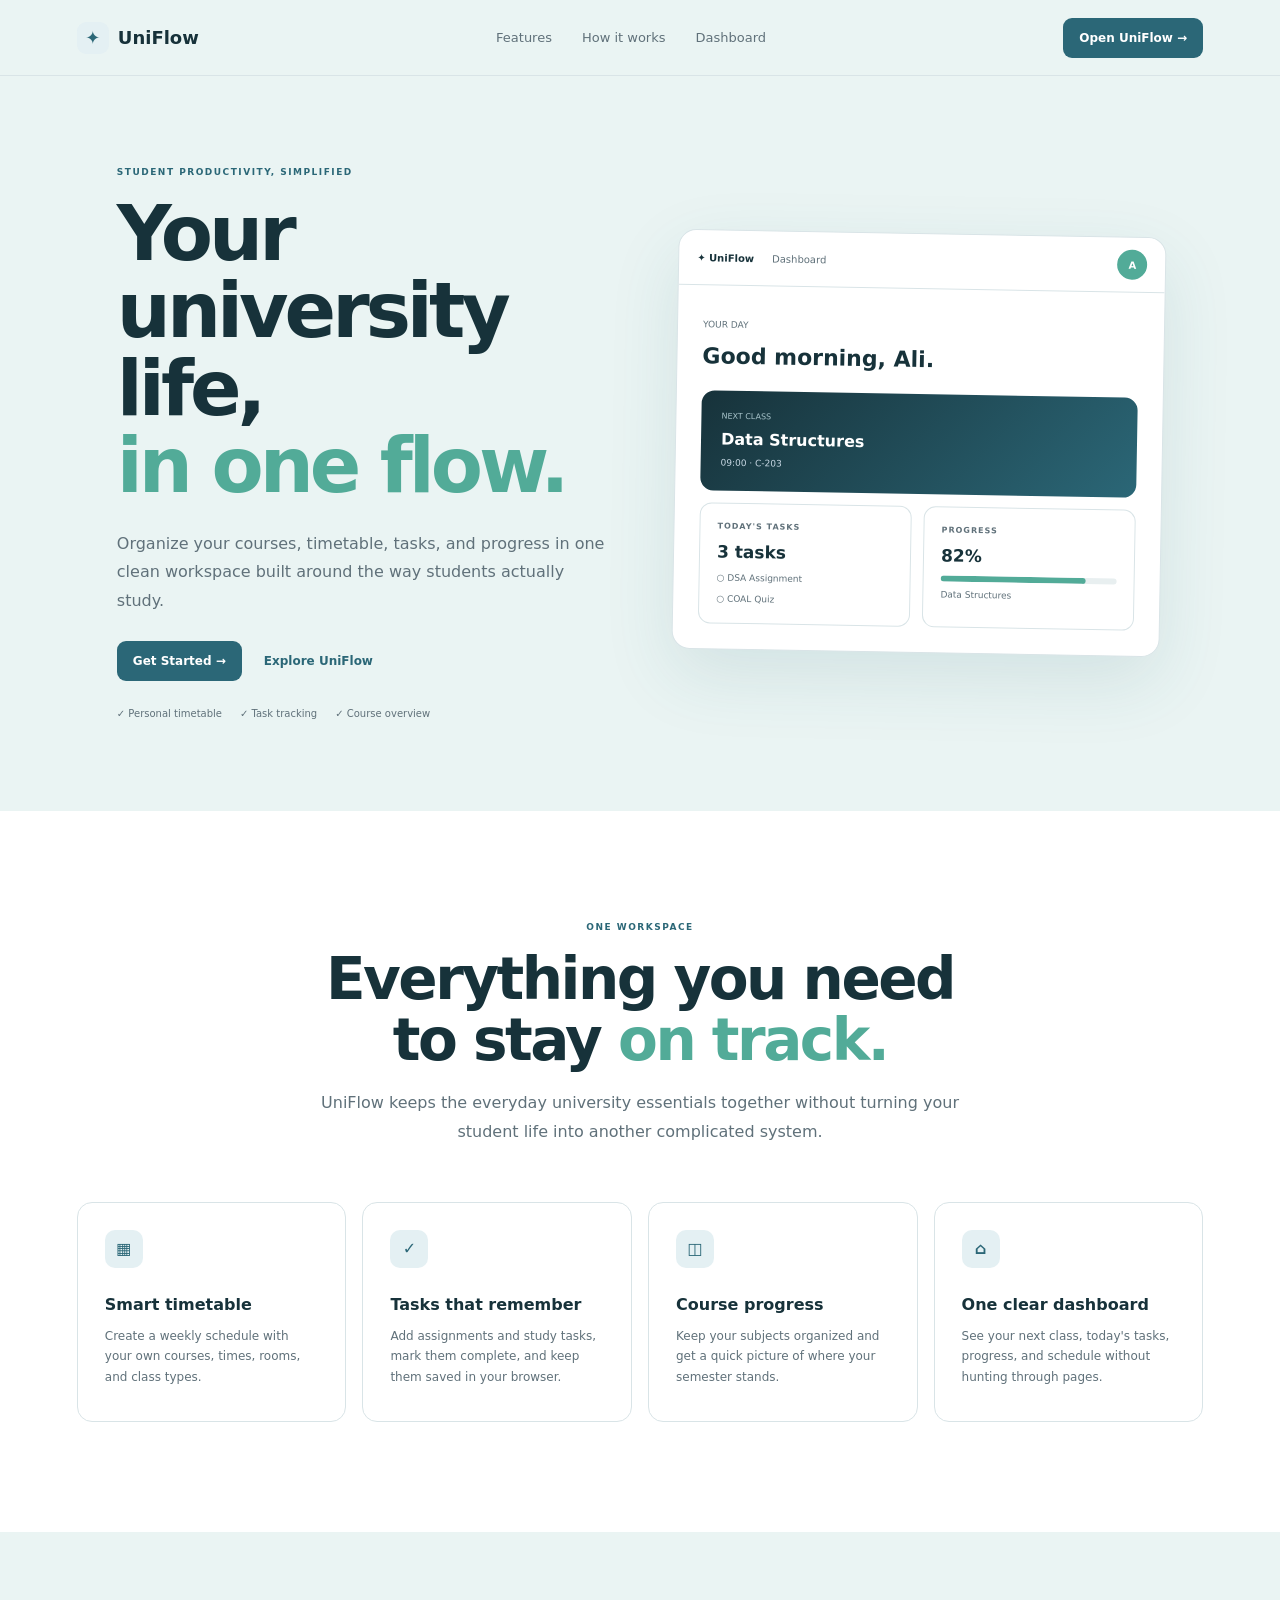
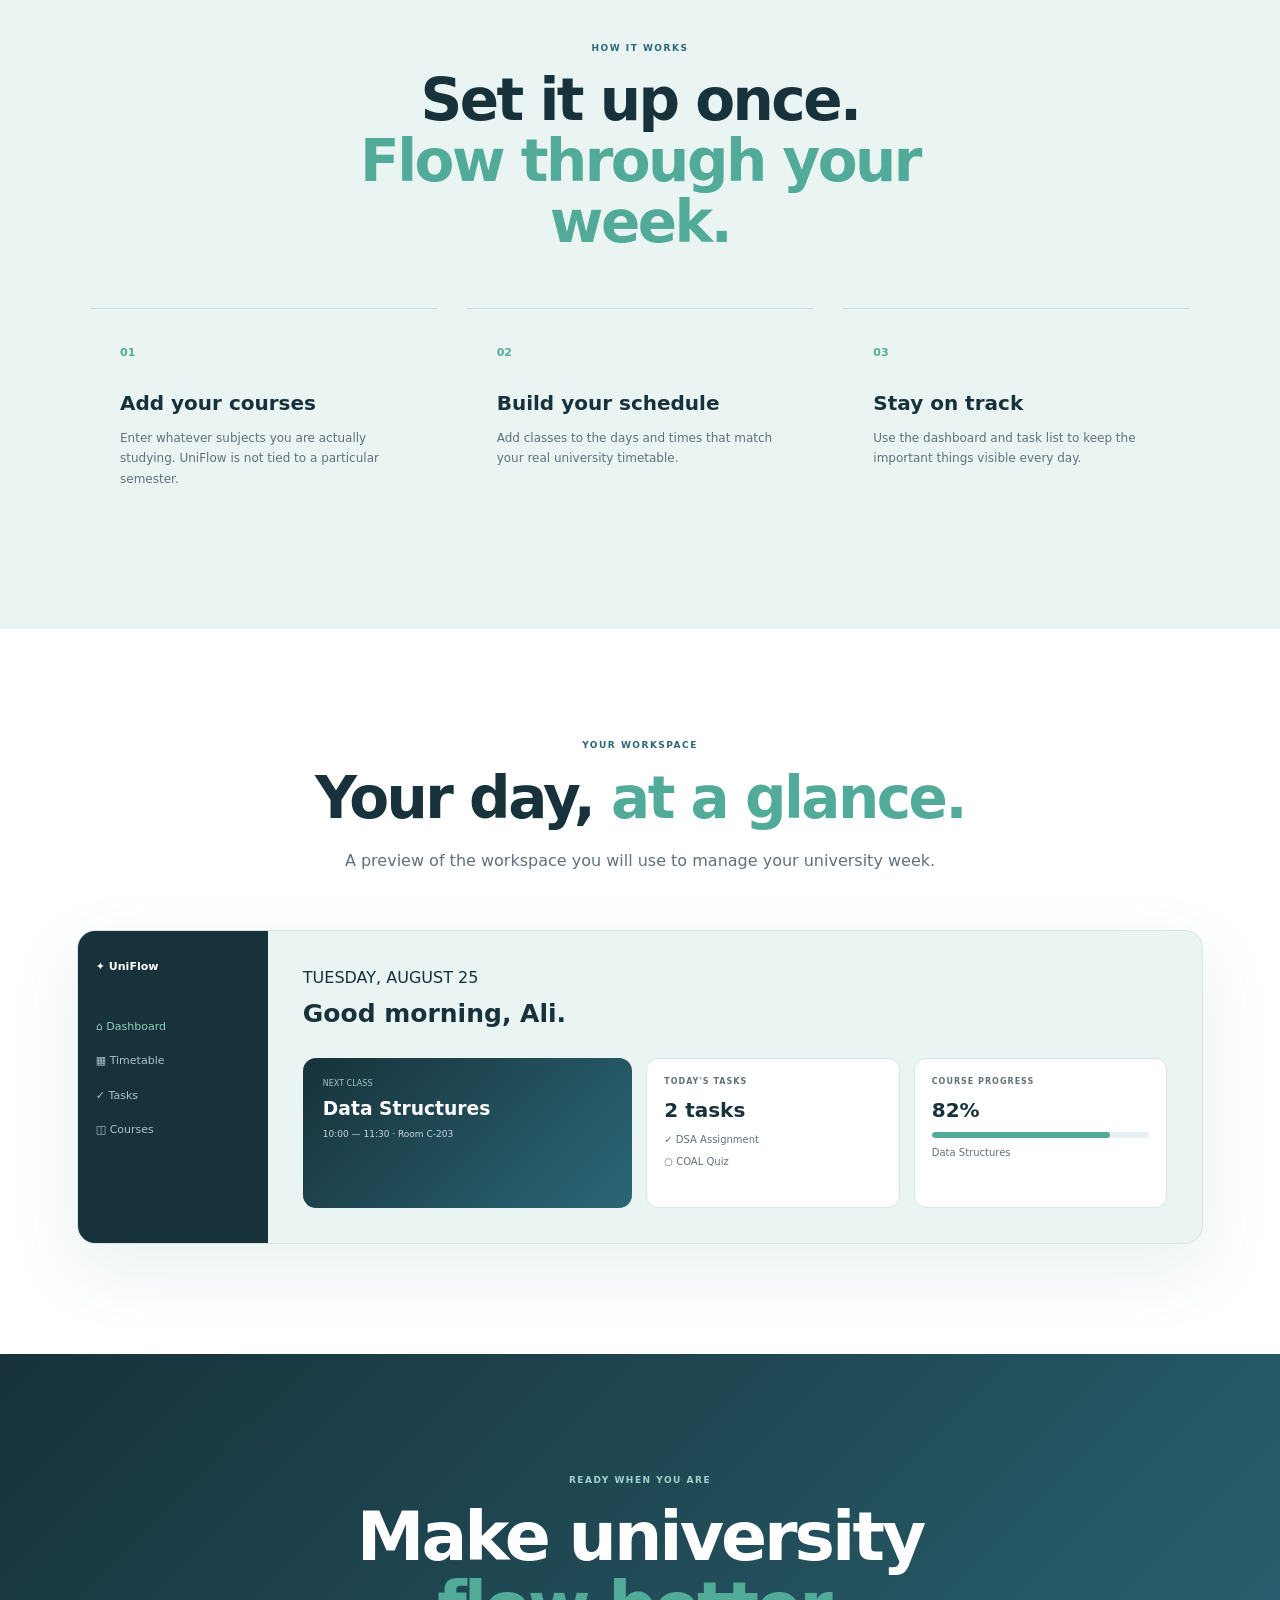
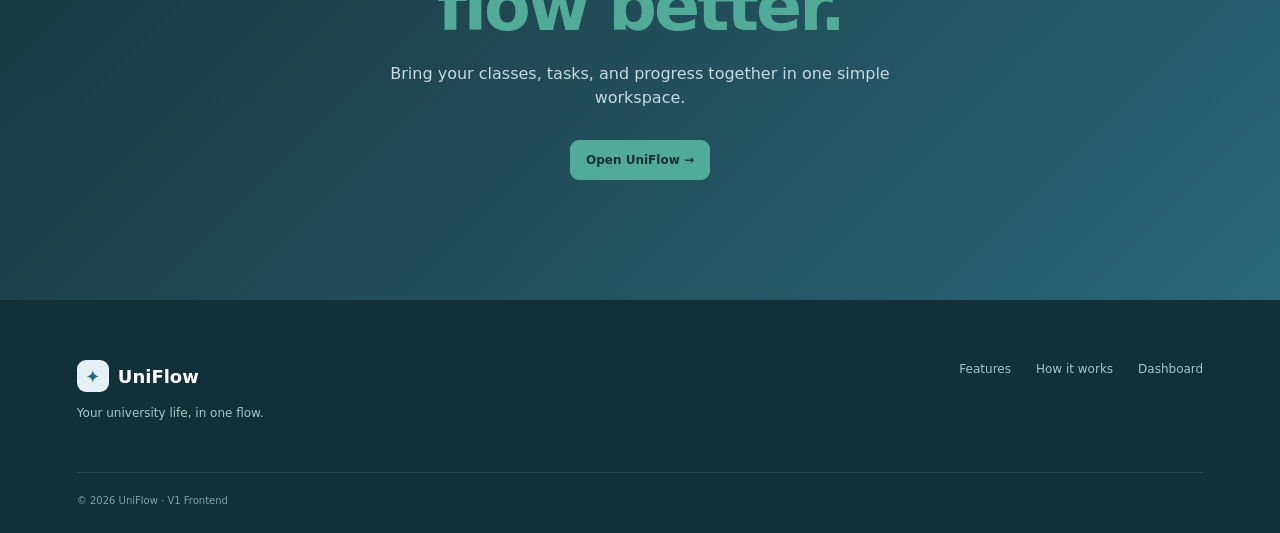
<file: index.html>
<!DOCTYPE html>
<html lang="en">

<head>
    <meta charset="UTF-8">
    <meta name="viewport" content="width=device-width, initial-scale=1.0">

    <title>UniFlow — Student Productivity</title>

    <link rel="stylesheet" href="css/style.css">
</head>

<body>

    <!-- ========================================
         NAVBAR
    ========================================= -->

    <header class="site-nav">

        <a href="index.html" class="brand">
            <span class="brand-mark">✦</span>
            UniFlow
        </a>

        <nav>

            <a href="#features">
                Features
            </a>

            <a href="#how-it-works">
                How it works
            </a>

            <a href="dashboard.html">
                Dashboard
            </a>

        </nav>

        <a href="dashboard.html" class="nav-cta">
            Open UniFlow →
        </a>

    </header>


    <main>

        <!-- ========================================
             HERO
        ========================================= -->

        <section class="hero">

            <div class="hero-copy">

                <p class="eyebrow">
                    STUDENT PRODUCTIVITY, SIMPLIFIED
                </p>

                <h1>
                    Your university life,
                    <br>
                    <span>in one flow.</span>
                </h1>

                <p class="hero-text">
                    Organize your courses, timetable, tasks,
                    and progress in one clean workspace built
                    around the way students actually study.
                </p>

                <div class="hero-actions">

                    <a href="dashboard.html"
                       class="button primary">

                        Get Started →

                    </a>

                    <a href="#features"
                       class="text-link">

                        Explore UniFlow

                    </a>

                </div>

                <div class="hero-points">

                    <span>
                        ✓ Personal timetable
                    </span>

                    <span>
                        ✓ Task tracking
                    </span>

                    <span>
                        ✓ Course overview
                    </span>

                </div>

            </div>


            <!-- Dashboard preview -->

            <div class="hero-preview">

                <div class="mini-window">

                    <div class="mini-top">

                        <strong>
                            ✦ UniFlow
                        </strong>

                        <span>
                            Dashboard
                        </span>

                        <span class="avatar">
                            A
                        </span>

                    </div>


                    <div class="mini-body">

    <small id="preview-date">
        YOUR DAY
    </small>

    <h3 id="preview-greeting">
        Good morning, Ali.
    </h3>


    <div class="mini-next">

        <small>
            NEXT CLASS
        </small>

        <b id="preview-next-class">
            No classes added
        </b>

        <span id="preview-next-details">
            Add classes from Timetable
        </span>

    </div>


    <div class="mini-two">

        <div class="mini-card">

            <small>
                TODAY'S TASKS
            </small>

            <b id="preview-task-count">
                0 tasks
            </b>

            <span id="preview-task-1">
                No tasks yet
            </span>

            <span id="preview-task-2">
                Add a task
            </span>

        </div>


        <div class="mini-card">

            <small>
                PROGRESS
            </small>

            <b id="preview-progress">
                0%
            </b>

            <div class="bar">

                <i id="preview-progress-bar"
                   style="width:0%">
                </i>

            </div>

            <span id="preview-progress-course">
                No courses yet
            </span>

        </div>

    </div>

</div>

                </div>

            </div>

        </section>


        <!-- ========================================
             FEATURES
        ========================================= -->

        <section id="features"
                 class="section">

            <div class="section-head">

                <p class="eyebrow">
                    ONE WORKSPACE
                </p>

                <h2>
                    Everything you need to stay
                    <span>on track.</span>
                </h2>

                <p>
                    UniFlow keeps the everyday university
                    essentials together without turning
                    your student life into another complicated
                    system.
                </p>

            </div>


            <div class="feature-grid">

                <article class="feature">

                    <div class="feature-icon">
                        ▦
                    </div>

                    <h3>
                        Smart timetable
                    </h3>

                    <p>
                        Create a weekly schedule with your
                        own courses, times, rooms, and
                        class types.
                    </p>

                </article>


                <article class="feature">

                    <div class="feature-icon">
                        ✓
                    </div>

                    <h3>
                        Tasks that remember
                    </h3>

                    <p>
                        Add assignments and study tasks,
                        mark them complete, and keep them
                        saved in your browser.
                    </p>

                </article>


                <article class="feature">

                    <div class="feature-icon">
                        ◫
                    </div>

                    <h3>
                        Course progress
                    </h3>

                    <p>
                        Keep your subjects organized and
                        get a quick picture of where your
                        semester stands.
                    </p>

                </article>


                <article class="feature">

                    <div class="feature-icon">
                        ⌂
                    </div>

                    <h3>
                        One clear dashboard
                    </h3>

                    <p>
                        See your next class, today's tasks,
                        progress, and schedule without
                        hunting through pages.
                    </p>

                </article>

            </div>

        </section>


        <!-- ========================================
             HOW IT WORKS
        ========================================= -->

        <section id="how-it-works"
                 class="section tinted">

            <div class="section-head">

                <p class="eyebrow">
                    HOW IT WORKS
                </p>

                <h2>

                    Set it up once.
                    <br>

                    <span>
                        Flow through your week.
                    </span>

                </h2>

            </div>


            <div class="steps">

                <div class="step">

                    <b>
                        01
                    </b>

                    <h3>
                        Add your courses
                    </h3>

                    <p>
                        Enter whatever subjects you are
                        actually studying. UniFlow is not
                        tied to a particular semester.
                    </p>

                </div>


                <div class="step">

                    <b>
                        02
                    </b>

                    <h3>
                        Build your schedule
                    </h3>

                    <p>
                        Add classes to the days and times
                        that match your real university
                        timetable.
                    </p>

                </div>


                <div class="step">

                    <b>
                        03
                    </b>

                    <h3>
                        Stay on track
                    </h3>

                    <p>
                        Use the dashboard and task list
                        to keep the important things visible
                        every day.
                    </p>

                </div>

            </div>

        </section>


        <!-- ========================================
             DASHBOARD SHOWCASE
        ========================================= -->

        <section class="section showcase">

            <div class="section-head">

                <p class="eyebrow">
                    YOUR WORKSPACE
                </p>

                <h2>
                    Your day,
                    <span>at a glance.</span>
                </h2>

                <p>
                    A preview of the workspace you will
                    use to manage your university week.
                </p>

            </div>


            <div class="large-preview">

                <div class="preview-sidebar">

                    <b>
                        ✦ UniFlow
                    </b>

                    <span class="active">
                        ⌂ Dashboard
                    </span>

                    <span>
                        ▦ Timetable
                    </span>

                    <span>
                        ✓ Tasks
                    </span>

                    <span>
                        ◫ Courses
                    </span>

                </div>


                <div class="preview-main">

                    <p class="muted">
                        TUESDAY, AUGUST 25
                    </p>

                    <h3>
                        Good morning, Ali.
                    </h3>


                    <div class="preview-grid">

                        <div class="preview-next">

                            <small>
                                NEXT CLASS
                            </small>

                            <h3>
                                Data Structures
                            </h3>

                            <span>
                                10:00 — 11:30 · Room C-203
                            </span>

                        </div>


                        <div class="white-card">

                            <small>
                                TODAY'S TASKS
                            </small>

                            <h3>
                                2 tasks
                            </h3>

                            <p>
                                ✓ DSA Assignment
                            </p>

                            <p>
                                ○ COAL Quiz
                            </p>

                        </div>


                        <div class="white-card">

                            <small>
                                COURSE PROGRESS
                            </small>

                            <h3>
                                82%
                            </h3>

                            <div class="bar">

                                <i style="width:82%"></i>

                            </div>

                            <p>
                                Data Structures
                            </p>

                        </div>

                    </div>

                </div>

            </div>

        </section>


        <!-- ========================================
             FINAL CTA
        ========================================= -->

        <section class="final-cta">

            <p class="eyebrow">
                READY WHEN YOU ARE
            </p>

            <h2>
                Make university
                <br>
                <span>
                    flow better.
                </span>
            </h2>

            <p>
                Bring your classes, tasks, and progress
                together in one simple workspace.
            </p>

            <a href="dashboard.html"
               class="button mint">

                Open UniFlow →

            </a>

        </section>

    </main>


    <!-- ========================================
         FOOTER
    ========================================= -->

    <footer class="footer">

        <div>

            <a href="index.html"
               class="brand light">

                <span class="brand-mark">
                    ✦
                </span>

                UniFlow

            </a>

            <p>
                Your university life, in one flow.
            </p>

        </div>


        <div class="footer-links">

            <a href="#features">
                Features
            </a>

            <a href="#how-it-works">
                How it works
            </a>

            <a href="dashboard.html">
                Dashboard
            </a>

        </div>


        <div class="footer-bottom">

            © 2026 UniFlow · V1 Frontend

        </div>

    </footer>

</body>

</html>
<script src="js/app.js"></script>

<script>
    renderLandingPreview();
</script>

</body>
</html>
</file>
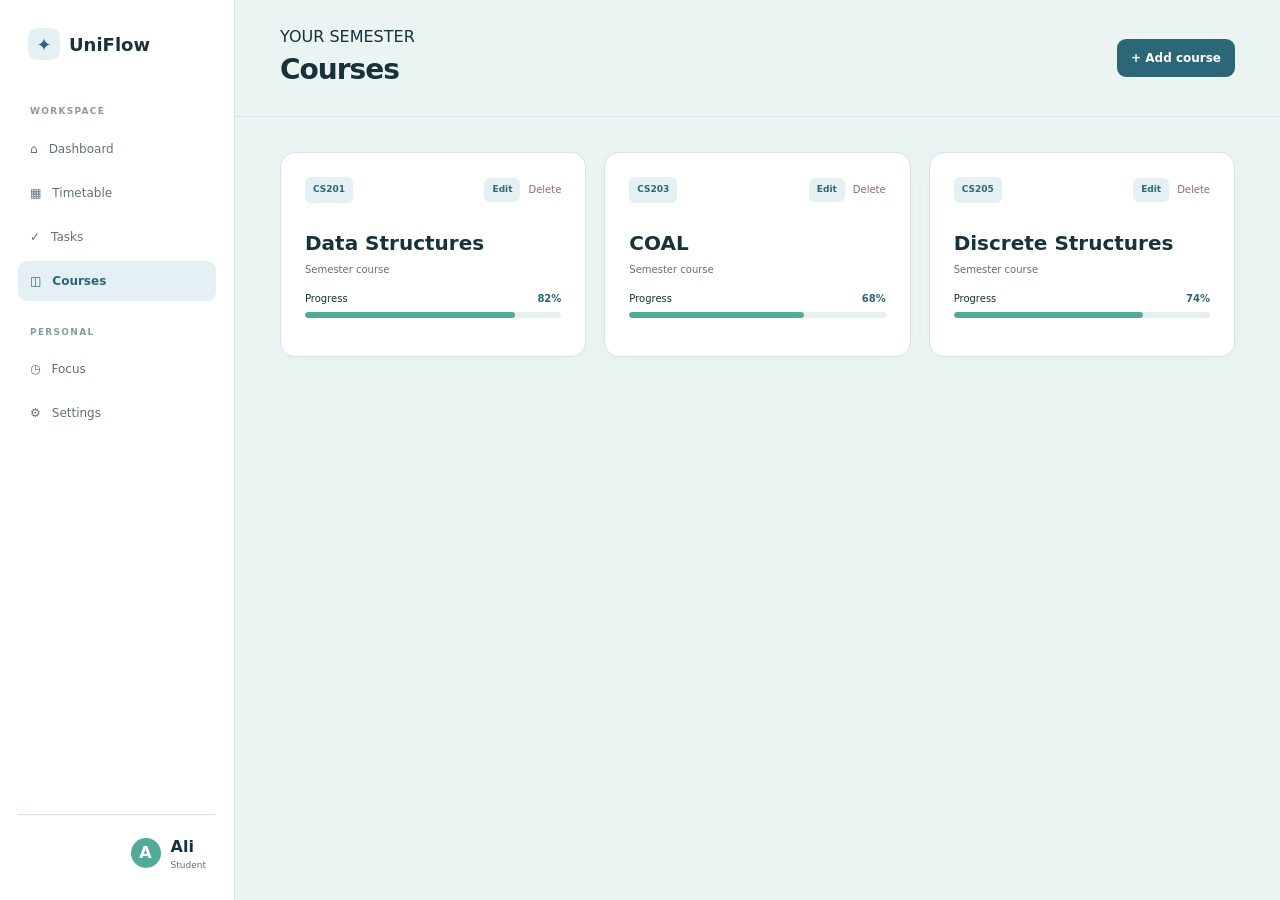
<file: courses.html>
<!DOCTYPE html>
<html lang="en">

<head>

    <meta charset="UTF-8">

    <meta name="viewport"
          content="width=device-width, initial-scale=1.0">

    <title>UniFlow — Courses</title>

    <link rel="stylesheet"
          href="css/style.css">

</head>


<body class="app-page">


<div class="app-layout">


    <!-- ==========================================
         SIDEBAR
    =========================================== -->

    <aside class="sidebar">


        <!-- Logo -->

        <a href="index.html"
           class="brand">

            <span class="brand-mark">
                ✦
            </span>

            <span class="brand-text">
                UniFlow
            </span>

        </a>


        <!-- Navigation -->

        <p class="nav-label">
            WORKSPACE
        </p>


        <nav>


            <a href="dashboard.html">

                <span>
                    ⌂
                </span>

                <span>
                    Dashboard
                </span>

            </a>


            <a href="timetable.html">

                <span>
                    ▦
                </span>

                <span>
                    Timetable
                </span>

            </a>


            <a href="tasks.html">

                <span>
                    ✓
                </span>

                <span>
                    Tasks
                </span>

            </a>


            <a href="courses.html"
               class="active">

                <span>
                    ◫
                </span>

                <span>
                    Courses
                </span>

            </a>


        </nav>


        <!-- Personal -->

        <p class="nav-label">
            PERSONAL
        </p>


        <nav>


            <a href="#">

                <span>
                    ◷
                </span>

                <span>
                    Focus
                </span>

            </a>


            <a href="#">

                <span>
                    ⚙
                </span>

                <span>
                    Settings
                </span>

            </a>


        </nav>


        <!-- User profile -->

        <div class="profile">


            <span class="avatar">
                A
            </span>


            <div>

                <b>
                    Ali
                </b>

                <small>
                    Student
                </small>

            </div>


        </div>


    </aside>



    <!-- ==========================================
         MAIN CONTENT
    =========================================== -->

    <main class="app-main">


        <!-- Header -->

        <header class="app-header">


            <div>

                <p class="muted">
                    YOUR SEMESTER
                </p>


                <h1>
                    Courses
                </h1>

            </div>


            <button class="button primary small"
                    onclick="openModal('course-modal')">

                + Add course

            </button>


        </header>



        <!-- ======================================
             COURSES CONTENT
        ======================================= -->

        <section class="app-content">


            <div id="course-list"
                 class="course-grid">

                <!--
                    JavaScript will generate
                    the course cards here.
                -->

            </div>


        </section>


    </main>


</div>



<!-- ==========================================
     ADD COURSE MODAL
=========================================== -->

<div id="course-modal"
     class="modal">


    <div class="modal-box">


        <!-- Close button -->

        <button class="modal-close"
                onclick="closeModal('course-modal')">

            ×

        </button>


        <h2>
            Add a course
        </h2>


        <p class="modal-description">

            Add a subject from your current semester.

        </p>



       <form onsubmit="handleCourseSubmit(event)">


            <!-- Course name -->

            <label>

                Course name

                <input id="course-name"
                       type="text"
                       placeholder="e.g. Object Oriented Programming"
                       required>

            </label>



            <!-- Course code -->

            <label>

                Course code

                <input id="course-code"
                       type="text"
                       placeholder="e.g. CS202">

            </label>



            <!-- Progress -->

            <label>

                Current progress (%)

                <input id="course-progress"
                       type="number"
                       min="0"
                       max="100"
                       value="0">

            </label>



            <!-- Submit -->

            <button class="button primary full"
                    type="submit">

                Add course

            </button>


        </form>


    </div>

</div>



<!-- ==========================================
     JAVASCRIPT
=========================================== -->

<script src="js/app.js"></script>


<script>

    renderCourses();

</script>


</body>

</html>
</file>
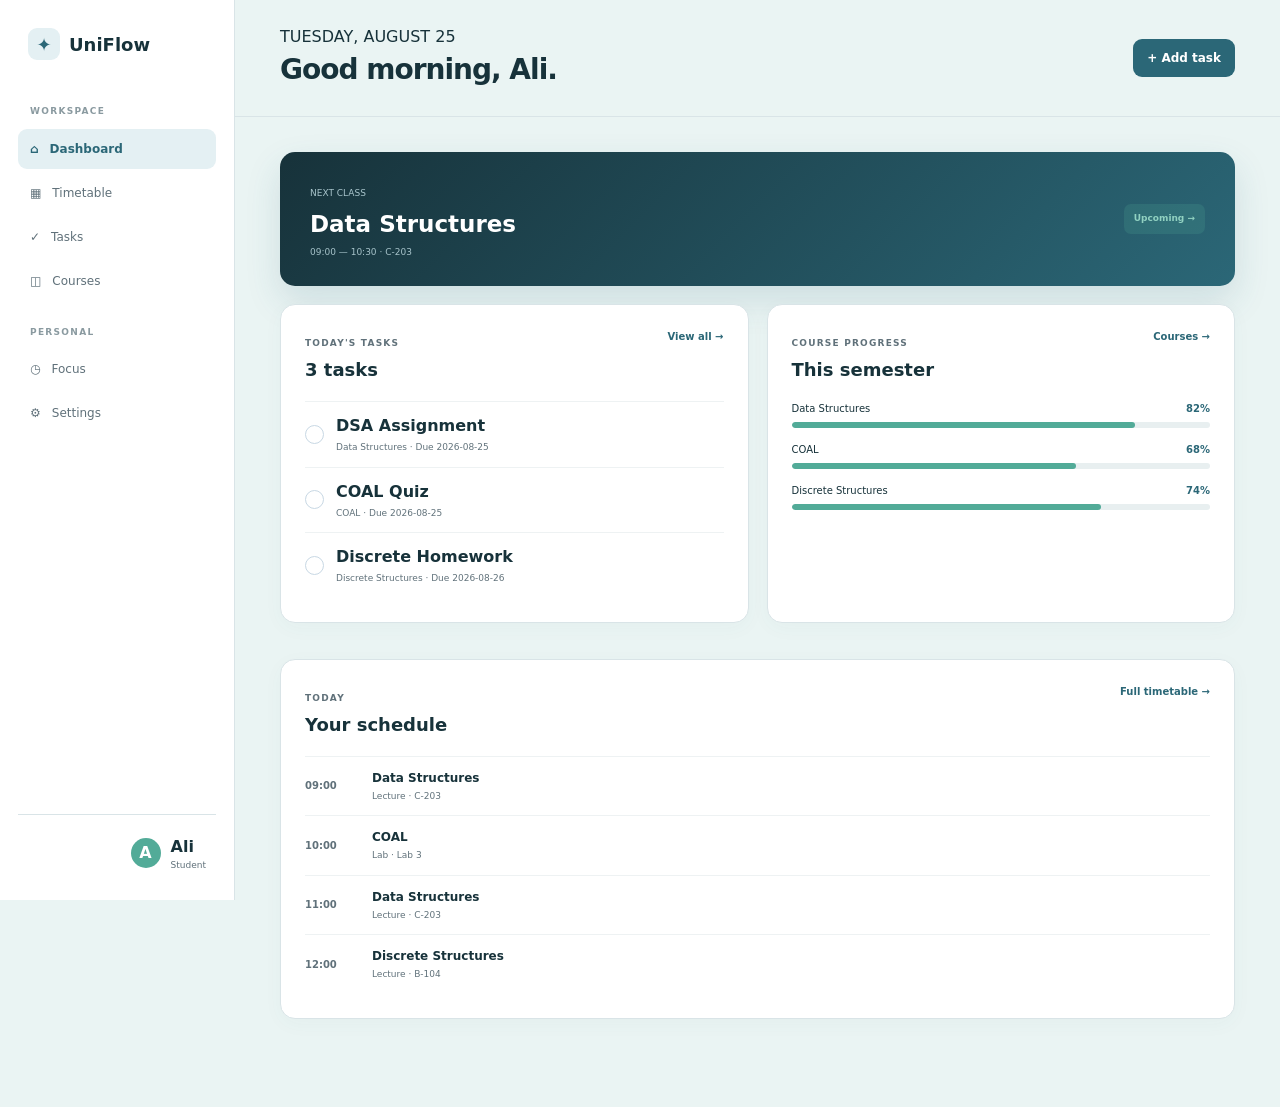
<file: dashboard.html>
<!DOCTYPE html>
<html lang="en">

<head>

    <meta charset="UTF-8">

    <meta name="viewport"
          content="width=device-width, initial-scale=1.0">

    <title>UniFlow — Dashboard</title>

    <link rel="stylesheet"
          href="css/style.css">

</head>


<body class="app-page">


<div class="app-layout">


    <!-- ==========================================
         SIDEBAR
    =========================================== -->

    <aside class="sidebar">


        <!-- Logo -->

        <a href="index.html"
           class="brand">

            <span class="brand-mark">
                ✦
            </span>

            <span class="brand-text">
                UniFlow
            </span>

        </a>


        <!-- Main navigation -->

        <p class="nav-label">
            WORKSPACE
        </p>


        <nav>

            <a href="dashboard.html"
               class="active">

                <span>⌂</span>

                <span>
                    Dashboard
                </span>

            </a>


            <a href="timetable.html">

                <span>▦</span>

                <span>
                    Timetable
                </span>

            </a>


            <a href="tasks.html">

                <span>✓</span>

                <span>
                    Tasks
                </span>

            </a>


            <a href="courses.html">

                <span>◫</span>

                <span>
                    Courses
                </span>

            </a>

        </nav>


        <!-- Personal -->

        <p class="nav-label">

            PERSONAL

        </p>


        <nav>

            <a href="#">

                <span>
                    ◷
                </span>

                <span>
                    Focus
                </span>

            </a>


            <a href="#">

                <span>
                    ⚙
                </span>

                <span>
                    Settings
                </span>

            </a>

        </nav>


        <!-- User profile -->

        <div class="profile">

            <span class="avatar">
                A
            </span>


            <div>

                <b>
                    Ali
                </b>

                <small>
                    Student
                </small>

            </div>

        </div>


    </aside>



    <!-- ==========================================
         MAIN CONTENT
    =========================================== -->

    <main class="app-main">


        <!-- Header -->

        <header class="app-header">


            <div>

                <p class="muted">

                    TUESDAY, AUGUST 25

                </p>


                <h1>

                    Good morning, Ali.

                </h1>

            </div>


            <a href="tasks.html"
               class="button primary small">

                + Add task

            </a>


        </header>



        <!-- ======================================
             DASHBOARD CONTENT
        ======================================= -->

        <section class="app-content">



            <!-- ==================================
                 NEXT CLASS
            =================================== -->

            <div id="next-class"
                 class="next-class">

                <!-- JavaScript will populate this -->

            </div>



            <!-- ==================================
                 TWO COLUMN AREA
            =================================== -->

            <div class="dashboard-grid">



                <!-- ==============================
                     TODAY'S TASKS
                =============================== -->

                <div class="card">


                    <div class="card-head">


                        <div>

                            <small>
                                TODAY'S TASKS
                            </small>


                            <h2 id="task-count">

                                0 tasks

                            </h2>

                        </div>


                        <a href="tasks.html">

                            View all →

                        </a>


                    </div>


                    <div id="dashboard-tasks">

                        <!-- Tasks inserted by JavaScript -->

                    </div>


                </div>



                <!-- ==============================
                     COURSE PROGRESS
                =============================== -->

                <div class="card">


                    <div class="card-head">


                        <div>

                            <small>
                                COURSE PROGRESS
                            </small>


                            <h2>

                                This semester

                            </h2>

                        </div>


                        <a href="courses.html">

                            Courses →

                        </a>


                    </div>


                    <div id="dashboard-courses">

                        <!-- Courses inserted by JavaScript -->

                    </div>


                </div>


            </div>



            <!-- ==================================
                 TODAY'S SCHEDULE
            =================================== -->

            <div class="card">


                <div class="card-head">


                    <div>

                        <small>
                            TODAY
                        </small>


                        <h2>

                            Your schedule

                        </h2>

                    </div>


                    <a href="timetable.html">

                        Full timetable →

                    </a>


                </div>


                <div id="today-schedule">

                    <!-- Schedule inserted by JavaScript -->

                </div>


            </div>



        </section>


    </main>


</div>



<!-- JavaScript -->

<script src="js/app.js"></script>


<script>

    renderDashboard();

</script>


</body>

</html>
</file>
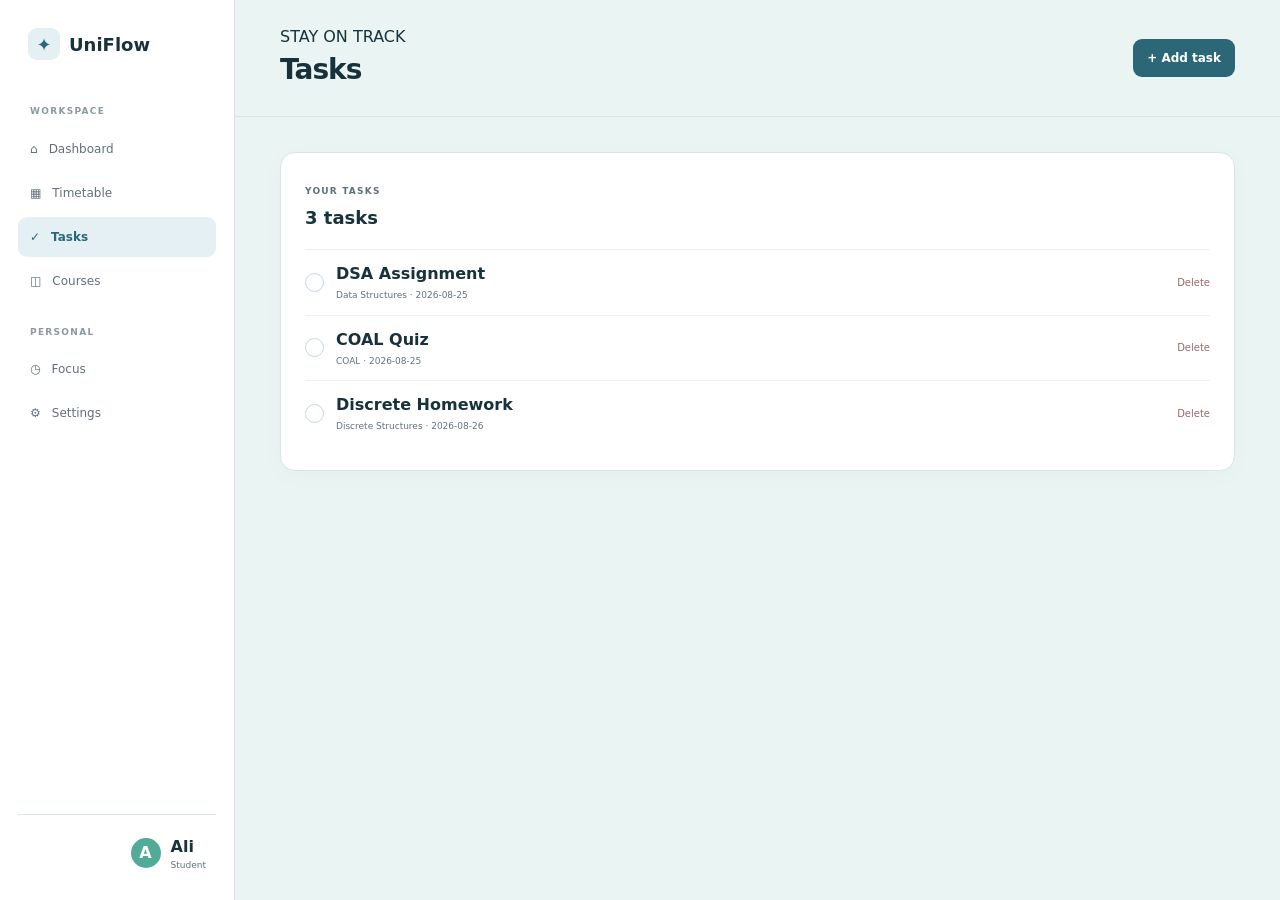
<file: tasks.html>
<!DOCTYPE html>
<html lang="en">

<head>

    <meta charset="UTF-8">

    <meta name="viewport"
          content="width=device-width, initial-scale=1.0">

    <title>UniFlow — Tasks</title>

    <link rel="stylesheet"
          href="css/style.css">

</head>


<body class="app-page">


<div class="app-layout">


    <!-- ==========================================
         SIDEBAR
    =========================================== -->

    <aside class="sidebar">


        <!-- Logo -->

        <a href="index.html"
           class="brand">

            <span class="brand-mark">
                ✦
            </span>

            <span class="brand-text">
                UniFlow
            </span>

        </a>


        <!-- Navigation -->

        <p class="nav-label">
            WORKSPACE
        </p>


        <nav>

            <a href="dashboard.html">

                <span>⌂</span>

                <span>
                    Dashboard
                </span>

            </a>


            <a href="timetable.html">

                <span>▦</span>

                <span>
                    Timetable
                </span>

            </a>


            <a href="tasks.html"
               class="active">

                <span>✓</span>

                <span>
                    Tasks
                </span>

            </a>


            <a href="courses.html">

                <span>◫</span>

                <span>
                    Courses
                </span>

            </a>

        </nav>


        <!-- Personal -->

        <p class="nav-label">
            PERSONAL
        </p>


        <nav>

            <a href="#">

                <span>
                    ◷
                </span>

                <span>
                    Focus
                </span>

            </a>


            <a href="#">

                <span>
                    ⚙
                </span>

                <span>
                    Settings
                </span>

            </a>

        </nav>


        <!-- Profile -->

        <div class="profile">

            <span class="avatar">
                A
            </span>


            <div>

                <b>
                    Ali
                </b>

                <small>
                    Student
                </small>

            </div>

        </div>


    </aside>



    <!-- ==========================================
         MAIN CONTENT
    =========================================== -->

    <main class="app-main">


        <!-- Header -->

        <header class="app-header">


            <div>

                <p class="muted">
                    STAY ON TRACK
                </p>


                <h1>
                    Tasks
                </h1>

            </div>


            <button class="button primary small"
                    onclick="openModal('task-modal')">

                + Add task

            </button>


        </header>



        <!-- ======================================
             TASK CONTENT
        ======================================= -->

        <section class="app-content">


            <div class="card">


                <div class="card-head">


                    <div>

                        <small>
                            YOUR TASKS
                        </small>


                        <h2 id="tasks-page-count">

                            0 tasks

                        </h2>

                    </div>


                </div>



                <!-- Task list -->

                <div id="task-list">

                    <!-- JavaScript inserts tasks here -->

                </div>


            </div>


        </section>


    </main>


</div>



<!-- ==========================================
     ADD TASK MODAL
=========================================== -->

<div id="task-modal"
     class="modal">


    <div class="modal-box">


        <!-- Close -->

        <button class="modal-close"
                onclick="closeModal('task-modal')">

            ×

        </button>


        <h2>
            Add a task
        </h2>


        <p class="modal-description">

            Add an assignment, quiz, study task,
            or anything you need to complete.

        </p>



        <form onsubmit="addTask(event)">


            <!-- Task name -->

            <label>

                Task name

                <input id="task-name"
                       type="text"
                       placeholder="e.g. OOP Assignment"
                       required>

            </label>



            <!-- Course -->

            <label>

                Course

                <select id="task-course"
                        required>

                </select>

            </label>



            <!-- Due date -->

            <label>

                Due date

                <input id="task-due"
                       type="date">

            </label>



            <!-- Submit -->

            <button class="button primary full"
                    type="submit">

                Add task

            </button>


        </form>


    </div>

</div>



<!-- ==========================================
     JAVASCRIPT
=========================================== -->

<script src="js/app.js"></script>


<script>

    renderTasks();

    populateCourseSelect("task-course");

</script>


</body>

</html>
</file>
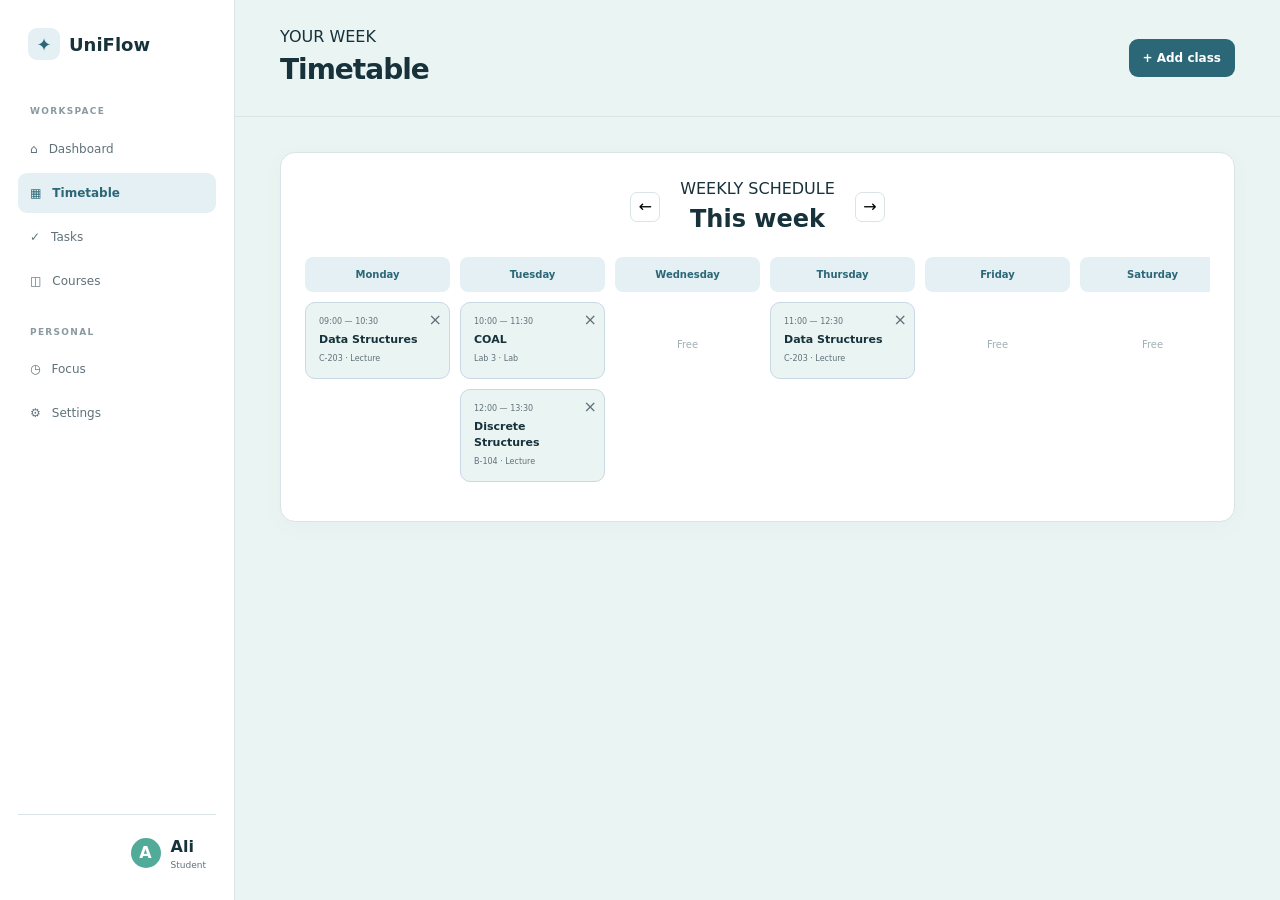
<file: timetable.html>
<!DOCTYPE html>
<html lang="en">

<head>

    <meta charset="UTF-8">

    <meta name="viewport"
          content="width=device-width, initial-scale=1.0">

    <title>UniFlow — Timetable</title>

    <link rel="stylesheet"
          href="css/style.css">

</head>


<body class="app-page">


<div class="app-layout">


    <!-- ==========================================
         SIDEBAR
    =========================================== -->

    <aside class="sidebar">


        <a href="index.html"
           class="brand">

            <span class="brand-mark">
                ✦
            </span>

            <span class="brand-text">
                UniFlow
            </span>

        </a>


        <p class="nav-label">
            WORKSPACE
        </p>


        <nav>

            <a href="dashboard.html">

                <span>⌂</span>

                <span>
                    Dashboard
                </span>

            </a>


            <a href="timetable.html"
               class="active">

                <span>▦</span>

                <span>
                    Timetable
                </span>

            </a>


            <a href="tasks.html">

                <span>✓</span>

                <span>
                    Tasks
                </span>

            </a>


            <a href="courses.html">

                <span>◫</span>

                <span>
                    Courses
                </span>

            </a>

        </nav>


        <p class="nav-label">
            PERSONAL
        </p>


        <nav>

            <a href="#">

                <span>
                    ◷
                </span>

                <span>
                    Focus
                </span>

            </a>


            <a href="#">

                <span>
                    ⚙
                </span>

                <span>
                    Settings
                </span>

            </a>

        </nav>


        <div class="profile">

            <span class="avatar">
                A
            </span>


            <div>

                <b>
                    Ali
                </b>

                <small>
                    Student
                </small>

            </div>

        </div>


    </aside>



    <!-- ==========================================
         MAIN CONTENT
    =========================================== -->

    <main class="app-main">


        <!-- Header -->

        <header class="app-header">


            <div>

                <p class="muted">
                    YOUR WEEK
                </p>


                <h1>
                    Timetable
                </h1>

            </div>


            <button class="button primary small"
                    onclick="openModal('class-modal')">

                + Add class

            </button>


        </header>



        <!-- ======================================
             TIMETABLE CONTENT
        ======================================= -->

        <section class="app-content">


            <div class="card">


                <!-- Week navigation -->

                <div class="week-head">


                    <button onclick="changeWeek(-1)"
                            aria-label="Previous week">

                        ←

                    </button>


                    <div>

                        <p class="muted"
                           style="text-align:center;">

                            WEEKLY SCHEDULE

                        </p>

                        <h2>

                            This week

                        </h2>

                    </div>


                    <button onclick="changeWeek(1)"
                            aria-label="Next week">

                        →

                    </button>


                </div>



                <!-- Timetable -->

                <div id="timetable-grid"
                     class="timetable-grid">

                    <!-- JavaScript creates the timetable -->

                </div>


            </div>


        </section>


    </main>


</div>



<!-- ==========================================
     ADD CLASS MODAL
=========================================== -->

<div id="class-modal"
     class="modal">


    <div class="modal-box">


        <button class="modal-close"
                onclick="closeModal('class-modal')">

            ×

        </button>


        <h2>
            Add a class
        </h2>


        <p class="modal-description">

            Add a class to your weekly timetable.

        </p>


        <form onsubmit="addClass(event)">


            <!-- Course -->

            <label>

                Course

                <select id="class-course"
                        required>

                </select>

            </label>



            <!-- Day -->

            <label>

                Day

                <select id="class-day"
                        required>

                    <option>
                        Monday
                    </option>

                    <option>
                        Tuesday
                    </option>

                    <option>
                        Wednesday
                    </option>

                    <option>
                        Thursday
                    </option>

                    <option>
                        Friday
                    </option>

                    <option>
                        Saturday
                    </option>

                </select>

            </label>



            <!-- Time -->

            <div class="form-two">


                <label>

                    Start time

                    <input id="class-start"
                           type="time"
                           required>

                </label>


                <label>

                    End time

                    <input id="class-end"
                           type="time"
                           required>

                </label>


            </div>



            <!-- Room -->

            <label>

                Room

                <input id="class-room"
                       type="text"
                       placeholder="C-203">

            </label>



            <!-- Class type -->

            <label>

                Type

                <select id="class-type">

                    <option>
                        Lecture
                    </option>

                    <option>
                        Lab
                    </option>

                    <option>
                        Tutorial
                    </option>

                </select>

            </label>



            <!-- Submit -->

            <button class="button primary full"
                    type="submit">

                Add class

            </button>


        </form>


    </div>

</div>



<!-- ==========================================
     JAVASCRIPT
=========================================== -->

<script src="js/app.js"></script>


<script>

    renderTimetable();

    populateCourseSelect("class-course");

</script>


</body>

</html>
</file>
<file: css/style.css>
/* =========================================================
   UNIFLOW V1
   GLOBAL STYLES
========================================================= */


/* =========================================================
   RESET
========================================================= */

* {
    box-sizing: border-box;
    margin: 0;
    padding: 0;
}


html {
    scroll-behavior: smooth;
}


body {
    font-family:
        Inter,
        system-ui,
        -apple-system,
        BlinkMacSystemFont,
        "Segoe UI",
        sans-serif;

    background: #EAF4F3;

    color: #17323A;

    line-height: 1.5;
}


a {
    text-decoration: none;

    color: inherit;
}


button,
input,
select {
    font: inherit;
}


button {
    cursor: pointer;
}


/* =========================================================
   BRAND
========================================================= */

.brand {
    display: flex;

    align-items: center;

    gap: 9px;

    font-size: 18px;

    font-weight: 800;
}


.brand-mark {
    width: 32px;

    height: 32px;

    border-radius: 9px;

    display: grid;

    place-items: center;

    background: #E4F0F3;

    color: #2B6777;
}


/* =========================================================
   LANDING PAGE NAVBAR
========================================================= */

.site-nav {
    height: 76px;

    display: flex;

    align-items: center;

    justify-content: space-between;

    padding: 0 6%;

    background: rgba(234, 244, 243, 0.95);

    border-bottom: 1px solid #D9E4E7;

    position: sticky;

    top: 0;

    z-index: 10;

    backdrop-filter: blur(12px);
}


.site-nav nav {
    display: flex;

    gap: 30px;

    color: #60717A;

    font-size: 13px;
}


.site-nav nav a:hover {
    color: #2B6777;
}


.nav-cta {
    display: inline-flex;

    align-items: center;

    justify-content: center;

    padding: 11px 16px;

    border-radius: 9px;

    background: #2B6777;

    color: white;

    font-size: 12px;

    font-weight: 700;
}


.nav-cta:hover {
    background: #1F5362;
}


/* =========================================================
   BUTTONS
========================================================= */

.button {
    display: inline-flex;

    align-items: center;

    justify-content: center;

    border: none;

    border-radius: 9px;

    padding: 11px 16px;

    font-size: 12px;

    font-weight: 700;

    transition:
        transform 0.2s ease,
        background 0.2s ease;
}


.button:hover {
    transform: translateY(-1px);
}


.button.primary {
    background: #2B6777;

    color: white;
}


.button.primary:hover {
    background: #1F5362;
}


.button.mint {
    background: #52AB98;

    color: #17323A;
}


.button.small {
    padding: 10px 14px;
}


.button.full {
    width: 100%;
}


/* =========================================================
   LANDING HERO
========================================================= */

.hero {
    max-width: 1200px;

    margin: auto;

    min-height: 680px;

    padding: 90px 6%;

    display: grid;

    grid-template-columns: 1fr 1fr;

    align-items: center;

    gap: 70px;
}


.eyebrow {
    font-size: 9px;

    font-weight: 800;

    letter-spacing: 1.5px;

    color: #2B6777;

    margin-bottom: 15px;
}


.hero h1 {
    font-size: clamp(48px, 6vw, 76px);

    line-height: 1.02;

    letter-spacing: -4px;
}


.hero h1 span,
.section-head h2 span,
.final-cta h2 span {
    color: #52AB98;
}


.hero-text {
    max-width: 560px;

    color: #60717A;

    margin: 25px 0;

    font-size: 16px;

    line-height: 1.8;
}


.hero-actions {
    display: flex;

    align-items: center;

    gap: 22px;
}


.text-link {
    font-size: 12px;

    font-weight: 700;

    color: #2B6777;
}


.hero-points {
    display: flex;

    gap: 18px;

    flex-wrap: wrap;

    margin-top: 25px;

    color: #60717A;

    font-size: 10px;
}


/* =========================================================
   HERO PREVIEW
========================================================= */

.hero-preview {
    display: flex;

    justify-content: center;
}


.mini-window {
    width: min(520px, 100%);

    background: white;

    border: 1px solid #D9E4E7;

    border-radius: 18px;

    box-shadow:
        0 25px 70px rgba(43, 103, 119, 0.12);

    overflow: hidden;

    transform: rotate(1deg);
}


.mini-top {
    height: 55px;

    padding: 0 18px;

    display: flex;

    align-items: center;

    gap: 18px;

    border-bottom: 1px solid #D9E4E7;

    font-size: 10px;
}


.mini-top span:nth-child(2) {
    color: #60717A;
}


.avatar {
    width: 30px;

    height: 30px;

    border-radius: 50%;

    display: grid;

    place-items: center;

    background: #52AB98;

    color: white;

    font-weight: 800;

    margin-left: auto;
}


.mini-body {
    padding: 25px;
}


.mini-body > small {
    color: #60717A;

    font-size: 9px;
}


.mini-body h3 {
    font-size: 22px;

    margin: 5px 0 18px;
}


/* =========================================================
   MINI NEXT CLASS
========================================================= */

.mini-next,
.preview-next {
    padding: 20px;

    border-radius: 13px;

    background:
        linear-gradient(
            135deg,
            #17323A,
            #2B6777
        );

    color: white;

    display: flex;

    flex-direction: column;

    gap: 5px;
}


.mini-next small,
.preview-next small {
    font-size: 8px;

    color: #A8C4CB;
}


.mini-next span,
.preview-next span {
    font-size: 9px;

    color: #C8D8E4;
}


/* =========================================================
   MINI CARDS
========================================================= */

.mini-two {
    display: grid;

    grid-template-columns: 1fr 1fr;

    gap: 12px;

    margin-top: 12px;
}


.mini-card,
.white-card {
    padding: 17px;

    border: 1px solid #D9E4E7;

    border-radius: 12px;

    background: white;

    display: flex;

    flex-direction: column;

    gap: 7px;
}


.mini-card small,
.white-card small {
    font-size: 8px;

    color: #60717A;

    font-weight: 800;

    letter-spacing: 1px;
}


.mini-card b {
    font-size: 17px;
}


.mini-card span,
.white-card p {
    font-size: 9px;

    color: #60717A;
}


/* =========================================================
   PROGRESS BAR
========================================================= */

.bar {
    height: 6px;

    background: #E8EFF0;

    border-radius: 10px;

    overflow: hidden;
}


.bar i {
    display: block;

    height: 100%;

    border-radius: 10px;

    background: #52AB98;
}


/* =========================================================
   LANDING SECTIONS
========================================================= */

.section {
    padding: 110px 6%;

    background: white;
}


.section.tinted {
    background: #EAF4F3;
}


.section-head {
    text-align: center;

    max-width: 680px;

    margin: 0 auto 55px;
}


.section-head h2 {
    font-size: clamp(38px, 5vw, 58px);

    line-height: 1.05;

    letter-spacing: -2.5px;

    margin-bottom: 18px;
}


.section-head > p:last-child {
    color: #60717A;

    line-height: 1.8;
}


/* =========================================================
   FEATURES
========================================================= */

.feature-grid {
    max-width: 1150px;

    margin: auto;

    display: grid;

    grid-template-columns:
        repeat(4, 1fr);

    gap: 16px;
}


.feature {
    padding: 27px;

    border: 1px solid #D9E4E7;

    border-radius: 15px;

    background: white;

    min-height: 220px;
}


.feature-icon {
    width: 38px;

    height: 38px;

    border-radius: 10px;

    background: #E4F0F3;

    color: #2B6777;

    display: grid;

    place-items: center;

    font-weight: 800;

    margin-bottom: 25px;
}


.feature h3 {
    font-size: 16px;

    margin-bottom: 9px;
}


.feature p {
    font-size: 12px;

    color: #60717A;

    line-height: 1.7;
}


/* =========================================================
   HOW IT WORKS
========================================================= */

.steps {
    max-width: 1100px;

    margin: auto;

    display: grid;

    grid-template-columns:
        repeat(3, 1fr);

    gap: 30px;
}


.step {
    padding: 30px;

    border-top: 1px solid #C8D8E4;
}


.step b {
    color: #52AB98;

    font-size: 11px;
}


.step h3 {
    margin: 25px 0 10px;

    font-size: 20px;
}


.step p {
    font-size: 12px;

    color: #60717A;

    line-height: 1.7;
}


/* =========================================================
   DASHBOARD SHOWCASE
========================================================= */

.large-preview {
    max-width: 1150px;

    margin: auto;

    display: grid;

    grid-template-columns: 190px 1fr;

    background: #EAF4F3;

    border: 1px solid #D9E4E7;

    border-radius: 18px;

    overflow: hidden;

    box-shadow:
        0 25px 70px rgba(43, 103, 119, 0.10);
}


.preview-sidebar {
    background: #17323A;

    color: #A8C4CB;

    padding: 28px 18px;

    display: flex;

    flex-direction: column;

    gap: 18px;

    font-size: 11px;
}


.preview-sidebar b {
    color: white;

    margin-bottom: 25px;
}


.preview-sidebar .active {
    color: #8DD0C0;
}


.preview-main {
    padding: 35px;
}


.preview-main > h3 {
    font-size: 25px;

    margin: 5px 0 25px;
}


.preview-grid {
    display: grid;

    grid-template-columns:
        1.3fr 1fr 1fr;

    gap: 14px;
}


.preview-next,
.white-card {
    min-height: 150px;
}


.white-card h3 {
    font-size: 20px;
}


.white-card p {
    font-size: 10px;

    color: #60717A;
}


/* =========================================================
   FINAL CTA
========================================================= */

.final-cta {
    padding: 120px 6%;

    background:
        linear-gradient(
            135deg,
            #17323A,
            #2B6777
        );

    color: white;

    text-align: center;
}


.final-cta h2 {
    font-size: clamp(45px, 6vw, 68px);

    line-height: 1.03;

    letter-spacing: -3px;

    margin-bottom: 20px;
}


.final-cta .eyebrow {
    color: #9DD6CA;
}


.final-cta > p:not(.eyebrow) {
    max-width: 500px;

    margin: auto;

    color: #C8D8E4;
}


.final-cta .button {
    margin-top: 30px;
}


/* =========================================================
   FOOTER
========================================================= */

.footer {
    background: #123039;

    color: white;

    padding: 60px 6% 25px;

    display: grid;

    grid-template-columns: 1fr auto;

    gap: 50px;
}


.footer .light {
    color: white;
}


.footer > div:first-child p {
    color: #A8C4CB;

    font-size: 12px;

    margin-top: 12px;
}


.footer-links {
    display: flex;

    gap: 25px;

    color: #A8C4CB;

    font-size: 12px;
}


.footer-bottom {
    grid-column: 1 / -1;

    border-top: 1px solid
        rgba(200, 216, 228, 0.12);

    padding-top: 20px;

    color: #7FA1AA;

    font-size: 10px;
}


/* =========================================================
   APPLICATION / DASHBOARD
========================================================= */

.app-page {
    min-height: 100vh;
}


.app-layout {
    display: flex;

    min-height: 100vh;
}


/* =========================================================
   SIDEBAR
========================================================= */

.sidebar {
    position: fixed;

    left: 0;

    top: 0;

    bottom: 0;

    width: 235px;

    background: white;

    border-right: 1px solid #D9E4E7;

    padding: 28px 18px;

    display: flex;

    flex-direction: column;

    z-index: 5;
}


.sidebar .brand {
    margin-bottom: 45px;

    padding: 0 10px;
}


.nav-label {
    font-size: 9px;

    letter-spacing: 1.3px;

    color: #8A9AA0;

    font-weight: 800;

    padding: 0 12px;

    margin-bottom: 10px;
}


.sidebar nav {
    display: flex;

    flex-direction: column;

    gap: 4px;

    margin-bottom: 25px;
}


.sidebar nav a {
    display: flex;

    align-items: center;

    gap: 11px;

    padding: 11px 12px;

    border-radius: 9px;

    color: #60717A;

    font-size: 12px;

    transition:
        background 0.2s ease,
        color 0.2s ease;
}


.sidebar nav a:hover,
.sidebar nav a.active {
    background: #E4F0F3;

    color: #2B6777;

    font-weight: 700;
}


/* =========================================================
   PROFILE
========================================================= */

.profile {
    margin-top: auto;

    border-top: 1px solid #D9E4E7;

    padding: 20px 10px 0;

    display: flex;

    gap: 10px;

    align-items: center;
}


.profile > div {
    display: flex;

    flex-direction: column;
}


.profile small {
    color: #60717A;

    font-size: 9px;
}


/* =========================================================
   MAIN APP AREA
========================================================= */

.app-main {
    margin-left: 235px;

    width:
        calc(100% - 235px);
}


/* =========================================================
   APP HEADER
========================================================= */

.app-header {
    min-height: 95px;

    padding: 25px 45px;

    border-bottom: 1px solid #D9E4E7;

    display: flex;

    align-items: center;

    justify-content: space-between;

    background: #EAF4F3;
}


.app-header h1 {
    font-size: 28px;

    letter-spacing: -1px;
}


/* =========================================================
   APP CONTENT
========================================================= */

.app-content {
    max-width: 1250px;

    margin: auto;

    padding: 35px 45px 70px;
}


/* =========================================================
   CARD
========================================================= */

.card {
    background: white;

    border: 1px solid #D9E4E7;

    border-radius: 15px;

    padding: 24px;

    box-shadow:
        0 5px 20px
        rgba(43, 103, 119, 0.035);

    margin-bottom: 18px;
}


.card-head {
    display: flex;

    justify-content: space-between;

    align-items: flex-start;

    margin-bottom: 18px;
}


.card-head small {
    font-size: 9px;

    letter-spacing: 1.2px;

    color: #60717A;

    font-weight: 800;
}


.card-head h2 {
    font-size: 18px;

    margin-top: 3px;
}


.card-head a {
    font-size: 10px;

    color: #2B6777;

    font-weight: 800;
}


/* =========================================================
   NEXT CLASS
========================================================= */

.next-class {
    padding: 27px 30px;

    border-radius: 15px;

    background:
        linear-gradient(
            135deg,
            #17323A,
            #2B6777
        );

    color: white;

    display: flex;

    align-items: center;

    justify-content: space-between;

    margin-bottom: 18px;

    box-shadow:
        0 15px 35px
        rgba(43, 103, 119, 0.15);
}


.next-class small,
.next-class p {
    color: #A8C4CB;

    font-size: 9px;
}


.next-class h2 {
    font-size: 23px;

    margin: 4px 0;
}


.status {
    padding: 8px 10px;

    border-radius: 7px;

    background:
        rgba(82, 171, 152, 0.2);

    color: #91D1C1;

    font-size: 9px;

    font-weight: 800;
}


/* =========================================================
   DASHBOARD GRID
========================================================= */

.dashboard-grid {
    display: grid;

    grid-template-columns:
        1fr 1fr;

    gap: 18px;

    margin-bottom: 18px;
}


/* =========================================================
   TASK ROW
========================================================= */

.task-row {
    display: flex;

    align-items: center;

    gap: 12px;

    padding: 12px 0;

    border-top: 1px solid #EEF2F3;

    cursor: pointer;
}


.task-row > div {
    display: flex;

    flex-direction: column;
}


.task-row small {
    font-size: 9px;

    color: #60717A;

    margin-top: 3px;
}


/* =========================================================
   CHECKBOX
========================================================= */

.check {
    width: 19px;

    height: 19px;

    flex: none;

    border: 1px solid #C8D8E4;

    border-radius: 50%;

    display: grid;

    place-items: center;

    font-size: 9px;
}


.check.done {
    background: #52AB98;

    border-color: #52AB98;

    color: white;
}


/* =========================================================
   COURSE PROGRESS
========================================================= */

.course-progress {
    margin: 14px 0;
}


.course-line {
    display: flex;

    justify-content: space-between;

    font-size: 10px;

    margin-bottom: 6px;
}


.course-line b {
    color: #2B6777;
}


/* =========================================================
   SCHEDULE ROW
========================================================= */

.schedule-row {
    display: flex;

    align-items: center;

    gap: 12px;

    padding: 12px 0;

    border-top: 1px solid #EEF2F3;
}


.schedule-row > b {
    width: 55px;

    color: #60717A;

    font-size: 10px;
}


.schedule-row > div {
    display: flex;

    flex-direction: column;
}


.schedule-row strong {
    font-size: 12px;
}


.schedule-row small {
    color: #60717A;

    font-size: 9px;

    margin-top: 3px;
}


/* =========================================================
   COURSE GRID
========================================================= */

.course-grid {
    display: grid;

    grid-template-columns:
        repeat(3, 1fr);

    gap: 18px;
}


.course-card {
    background: white;

    border: 1px solid #D9E4E7;

    border-radius: 15px;

    padding: 24px;

    box-shadow:
        0 5px 20px
        rgba(43, 103, 119, 0.035);
}


.course-top {
    display: flex;

    justify-content: space-between;
}


.course-code {
    font-size: 9px;

    font-weight: 800;

    color: #2B6777;

    background: #E4F0F3;

    padding: 6px 8px;

    border-radius: 6px;
}


.course-card h2 {
    font-size: 20px;

    margin: 25px 0 4px;
}


.course-card > p {
    color: #60717A;

    font-size: 10px;
}


/* =========================================================
   DELETE BUTTON
========================================================= */

.delete {
    margin-left: auto;

    border: none;

    background: transparent;

    color: #9A6A6A;

    font-size: 10px;
}


.delete:hover {
    color: #713D3D;
}


/* =========================================================
   TIMETABLE
========================================================= */

.week-head {
    display: flex;

    align-items: center;

    justify-content: center;

    gap: 20px;

    margin-bottom: 20px;

    text-align: center;
}


.week-head button {
    border: 1px solid #D9E4E7;

    background: white;

    border-radius: 7px;

    width: 30px;

    height: 30px;
}


.week-head button:hover {
    background: #E4F0F3;

    color: #2B6777;
}


.timetable-grid {
    display: grid;

    grid-template-columns:
        repeat(6, 1fr);

    gap: 10px;

    overflow-x: auto;

    padding-bottom: 5px;
}


.day-column {
    min-width: 145px;
}


.day-title {
    text-align: center;

    font-size: 10px;

    font-weight: 800;

    color: #2B6777;

    padding: 10px;

    background: #E4F0F3;

    border-radius: 8px;

    margin-bottom: 10px;
}


/* =========================================================
   CLASS CARD
========================================================= */

.class-card {
    position: relative;

    padding: 13px;

    border-radius: 10px;

    background: #EAF4F3;

    border: 1px solid #C8D8E4;

    margin-bottom: 10px;

    display: flex;

    flex-direction: column;

    gap: 4px;
}


.class-card small,
.class-card span {
    font-size: 8px;

    color: #60717A;
}


.class-card b {
    font-size: 11px;
}


.class-card button {
    position: absolute;

    right: 7px;

    top: 5px;

    border: none;

    background: transparent;

    color: #60717A;
}


.class-card button:hover {
    color: #9A6A6A;
}


.empty-day {
    text-align: center;

    padding: 35px 5px;

    color: #A0AFB3;

    font-size: 10px;
}


/* =========================================================
   MODAL
========================================================= */

.modal {
    position: fixed;

    inset: 0;

    background:
        rgba(23, 50, 58, 0.45);

    display: none;

    place-items: center;

    z-index: 50;

    padding: 20px;
}


.modal.show {
    display: grid;
}


.modal-box {
    width: min(440px, 100%);

    background: white;

    border-radius: 16px;

    padding: 28px;

    position: relative;

    box-shadow:
        0 25px 70px
        rgba(0, 0, 0, 0.15);
}


.modal-box h2 {
    font-size: 23px;

    margin-bottom: 8px;
}


.modal-description {
    color: #60717A;

    font-size: 11px;

    line-height: 1.6;

    margin-bottom: 20px;
}


.modal-close {
    position: absolute;

    right: 18px;

    top: 15px;

    border: none;

    background: transparent;

    font-size: 22px;

    color: #60717A;
}


.modal-close:hover {
    color: #17323A;
}


.modal-box form {
    display: flex;

    flex-direction: column;

    gap: 14px;
}


.modal-box label {
    display: flex;

    flex-direction: column;

    gap: 6px;

    font-size: 10px;

    font-weight: 800;

    color: #29434A;
}


.modal-box input,
.modal-box select {
    border: 1px solid #D9E4E7;

    border-radius: 8px;

    padding: 11px;

    background: #F7FAFA;

    outline: none;

    color: #17323A;
}


.modal-box input:focus,
.modal-box select:focus {
    border-color: #52AB98;

    box-shadow:
        0 0 0 3px
        rgba(82, 171, 152, 0.10);
}


.form-two {
    display: grid;

    grid-template-columns:
        1fr 1fr;

    gap: 12px;
}


/* =========================================================
   RESPONSIVE — TABLET
========================================================= */

@media (max-width: 900px) {


    .feature-grid {
        grid-template-columns:
            1fr 1fr;
    }


    .hero {
        grid-template-columns:
            1fr;

        gap: 40px;
    }


    .preview-grid {
        grid-template-columns:
            1fr 1fr;
    }


    .preview-next {
        grid-column:
            1 / -1;
    }


    /* Smaller sidebar */

    .sidebar {
        width: 72px;

        padding: 20px 10px;
    }


    .sidebar .brand-text,
    .sidebar .nav-label,
    .sidebar nav a span:last-child,
    .sidebar .profile div {
        display: none;
    }


    .sidebar .brand {
        justify-content: center;

        padding: 0;
    }


    .sidebar nav a {
        justify-content: center;
    }


    .app-main {
        margin-left: 72px;

        width:
            calc(100% - 72px);
    }


    .course-grid {
        grid-template-columns:
            1fr 1fr;
    }

}


/* =========================================================
   RESPONSIVE — MOBILE
========================================================= */

@media (max-width: 650px) {


    /* Landing navbar */

    .site-nav {
        padding: 0 5%;
    }


    .site-nav nav {
        display: none;
    }


    /* Hero */

    .hero {
        padding: 65px 5%;

        min-height: auto;
    }


    .hero h1 {
        letter-spacing: -2.5px;
    }


    .hero-actions {
        flex-wrap: wrap;
    }


    /* Sections */

    .section {
        padding: 80px 5%;
    }


    .section-head h2 {
        letter-spacing: -1.5px;
    }


    /* Feature cards */

    .feature-grid {
        grid-template-columns:
            1fr;
    }


    /* Steps */

    .steps {
        grid-template-columns:
            1fr;
    }


    /* Mini cards */

    .mini-two {
        grid-template-columns:
            1fr;
    }


    /* Preview */

    .large-preview {
        grid-template-columns:
            1fr;
    }


    .preview-sidebar {
        display: none;
    }


    .preview-main {
        padding: 25px;
    }


    .preview-grid {
        grid-template-columns:
            1fr;
    }


    /* Footer */

    .footer {
        grid-template-columns:
            1fr;
    }


    .footer-links {
        flex-wrap: wrap;
    }


    .footer-bottom {
        grid-column:
            auto;
    }


    /* App header */

    .app-header {
        padding:
            20px 16px;
    }


    .app-header h1 {
        font-size: 22px;
    }


    /* App content */

    .app-content {
        padding:
            20px 16px 50px;
    }


    /* Dashboard */

    .dashboard-grid {
        grid-template-columns:
            1fr;
    }


    .next-class {
        align-items:
            flex-start;

        flex-direction:
            column;

        gap: 15px;
    }


    /* Courses */

    .course-grid {
        grid-template-columns:
            1fr;
    }


    /* Timetable */

    .timetable-grid {
        grid-template-columns:
            repeat(6, 145px);
    }


    /* Modal */

    .form-two {
        grid-template-columns:
            1fr;
    }


}

/* =========================================================
   COURSE ACTIONS
========================================================= */

.course-actions {
    display: flex;

    align-items: center;

    gap: 8px;
}


.edit {
    border: none;

    background: #E4F0F3;

    color: #2B6777;

    padding: 5px 8px;

    border-radius: 6px;

    font-size: 9px;

    font-weight: 700;
}


.edit:hover {
    background: #C8DDE2;
}
</file>
